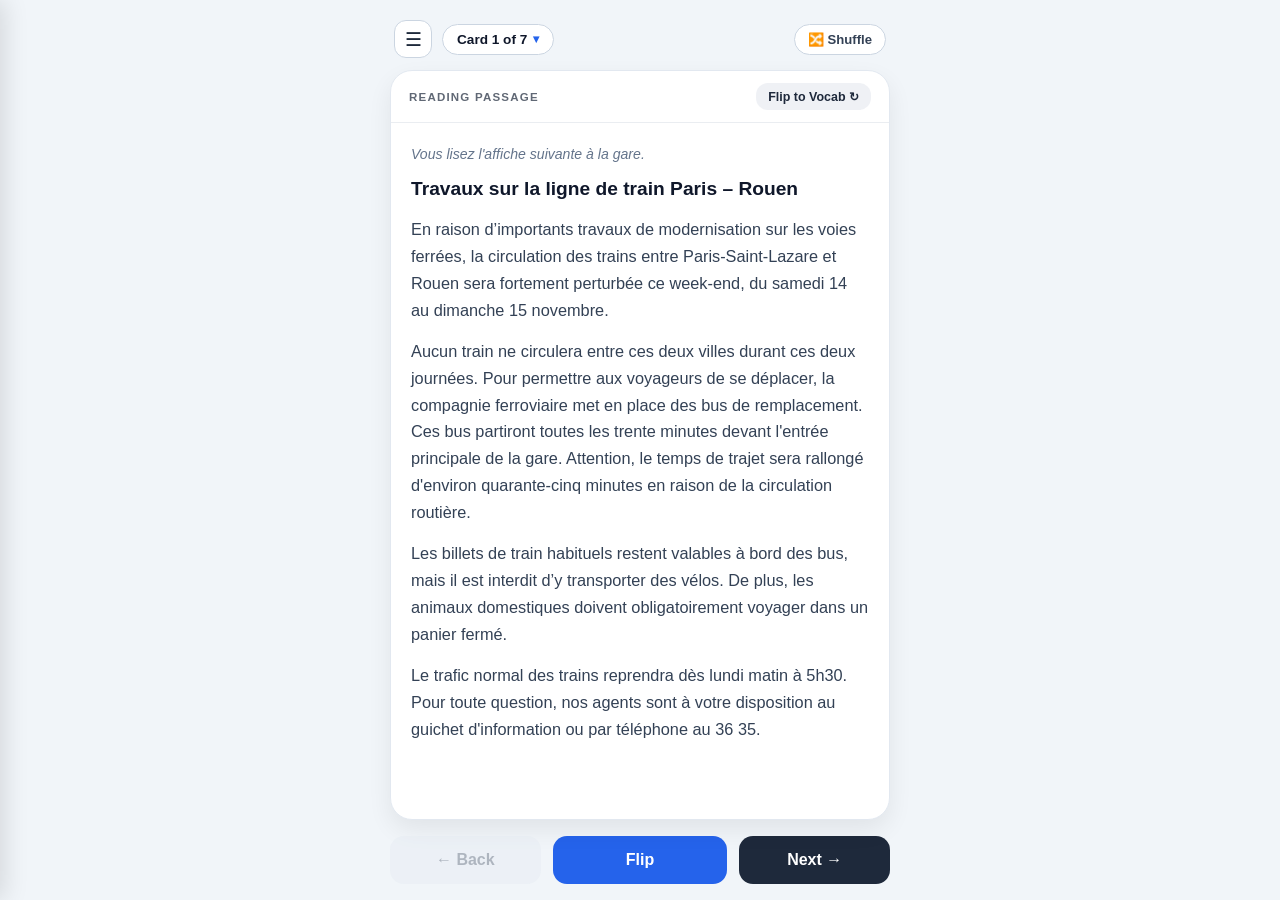
<file: index.html>
<!DOCTYPE html>
<html lang="fr">
<head>
  <meta charset="UTF-8">
  <meta name="viewport" content="width=device-width, initial-scale=1.0, maximum-scale=1.0, user-scalable=no">
  <title>Home – French Reading</title>
  <link rel="stylesheet" href="style.css?v=2">
</head>
<body>

  <!-- Slide-Out Navigation Drawer -->
  <div class="nav-overlay" id="nav-overlay" onclick="toggleMenu()"></div>
  <nav class="nav-drawer" id="nav-drawer">
    <div class="nav-drawer-header">
      <span class="nav-drawer-title">French Practice</span>
      <button class="close-menu-btn" onclick="toggleMenu()">✕</button>
    </div>
        <ul class="nav-links">
      <li><a href="index.html" class="nav-link">📖 Home (Reading)</a></li>
      <li><a href="listening.html" class="nav-link">🎧 Listening</a></li>
      <li><a href="speaking.html" class="nav-link">🗣️ Speaking</a></li>
      <li><a href="writing.html" class="nav-link">✍️ Writing</a></li>
      <li><a href="tcf-questions.html" class="nav-link">🎯 TCF Questions</a></li>
      <li><a href="daily-questions.html" class="nav-link">📅 Daily Questions</a></li>
    </ul>

  </nav>

  <!-- Invisible Backdrop to Close Dropdown When Tapping Outside -->
  <div class="popover-backdrop" id="popover-backdrop" onclick="closeTopicPopover()"></div>

  <!-- Top Bar + Anchored Dropdown Popover -->
  <div class="header">
    <div class="header-left">
      <button class="menu-btn" onclick="toggleMenu()" aria-label="Open menu">☰</button>
      <button class="topic-picker-btn" id="topic-picker-btn" onclick="toggleTopicPopover()" aria-label="Choose passage">
        <span id="counter">Loading...</span>
        <span class="topic-picker-arrow">▾</span>
      </button>
    </div>
    <button class="pill-btn" onclick="shuffleCards()">🔀 Shuffle</button>

    <!-- Dropdown Popover Anchored Right Below Header -->
    <div class="topic-popover" id="topic-popover">
      <div class="popover-search-wrap">
        <input type="text" class="popover-search-input" id="topic-search" placeholder="🔍 Search passage..." oninput="filterTopics(this.value)">
      </div>
      <ul class="popover-list" id="topic-list"></ul>
    </div>
  </div>

  <!-- Flashcard -->
  <div class="card-container">
    <div class="card" id="flashcard">
      
      <!-- FRONT: Passage -->
      <div class="card-face card-front">
        <div class="card-header">
          <span class="badge">Reading Passage</span>
          <button class="flip-trigger" onclick="flipCard()">Flip to Vocab ↻</button>
        </div>
        <div class="card-body" id="front-body">
          Loading passage...
        </div>
      </div>

      <!-- BACK: Vocabulary -->
      <div class="card-face card-back">
        <div class="card-header">
          <span class="badge">Vocabulary</span>
          <button class="flip-trigger" onclick="flipCard()">Flip to Text ↻</button>
        </div>
        <div class="card-body" id="back-body">
          Loading vocabulary...
        </div>
      </div>

    </div>
  </div>

  <!-- Bottom Controls -->
  <div class="controls">
    <button class="nav-btn btn-back" id="prev-btn" onclick="prevCard()">← Back</button>
    <button class="nav-btn btn-flip" onclick="flipCard()">Flip</button>
    <button class="nav-btn btn-next" id="next-btn" onclick="nextCard()">Next →</button>
  </div>

  <script>
    function toggleMenu() {
      closeTopicPopover();
      document.getElementById('nav-drawer').classList.toggle('open');
      document.getElementById('nav-overlay').classList.toggle('open');
    }

    let flashcards = [];
    let currentIndex = 0;

    const cardElement = document.getElementById('flashcard');
    const frontBody = document.getElementById('front-body');
    const backBody = document.getElementById('back-body');
    const counter = document.getElementById('counter');
    const prevBtn = document.getElementById('prev-btn');
    const nextBtn = document.getElementById('next-btn');

    const topicPickerBtn = document.getElementById('topic-picker-btn');
    const topicPopover = document.getElementById('topic-popover');
    const popoverBackdrop = document.getElementById('popover-backdrop');
    const topicList = document.getElementById('topic-list');
    const topicSearch = document.getElementById('topic-search');

    async function loadCards() {
      try {
        const response = await fetch(`data.json?t=${new Date().getTime()}`);
        if (!response.ok) throw new Error('Failed to load data.json');
        flashcards = await response.json();
        renderCard();
      } catch (error) {
        frontBody.innerHTML = `<p style="color:#dc2626;">Error loading <strong>data.json</strong>.</p>`;
        counter.textContent = '0 / 0';
        prevBtn.disabled = true;
        nextBtn.disabled = true;
      }
    }

    function renderCard() {
      if (flashcards.length === 0) return;

      cardElement.classList.remove('is-flipped');

      setTimeout(() => {
        const item = flashcards[currentIndex];

        let frontHTML = '';
        if (item.context) frontHTML += `<div class="passage-context">${item.context}</div>`;
        if (item.title) frontHTML += `<h2 class="passage-title">${item.title}</h2>`;
        if (Array.isArray(item.passage)) {
          frontHTML += item.passage.map(p => `<p class="passage-paragraph">${p}</p>`).join('');
        } else {
          frontHTML += `<p class="passage-paragraph">${item.passage}</p>`;
        }
        frontBody.innerHTML = frontHTML;
        frontBody.scrollTop = 0;

        const vocabItemsHTML = item.vocabulary.map(v => `
          <li class="vocab-item">
            <span class="vocab-term">${v.term}</span>
            <span class="vocab-def">${v.definition}</span>
          </li>
        `).join('');
        backBody.innerHTML = `<ul class="vocab-list">${vocabItemsHTML}</ul>`;
        backBody.scrollTop = 0;

        counter.textContent = `Card ${currentIndex + 1} of ${flashcards.length}`;
        prevBtn.disabled = currentIndex === 0;
        nextBtn.disabled = currentIndex === flashcards.length - 1;
      }, 120);
    }

    // Anchored Dropdown Popover Functions
    function toggleTopicPopover() {
      if (topicPopover.classList.contains('open')) {
        closeTopicPopover();
      } else {
        openTopicPopover();
      }
    }

    function openTopicPopover() {
      if (flashcards.length === 0) return;
      topicSearch.value = '';
      renderTopicList('');
      topicPopover.classList.add('open');
      popoverBackdrop.classList.add('open');
      topicPickerBtn.classList.add('open');

      setTimeout(() => {
        const activeEl = topicList.querySelector('.popover-item.active');
        if (activeEl) activeEl.scrollIntoView({ block: 'nearest' });
      }, 50);
    }

    function closeTopicPopover() {
      topicPopover.classList.remove('open');
      popoverBackdrop.classList.remove('open');
      topicPickerBtn.classList.remove('open');
    }

    function filterTopics(query) {
      renderTopicList(query.trim().toLowerCase());
    }

    function renderTopicList(query) {
      const itemsHTML = flashcards.map((item, idx) => {
        const title = item.title || `Card ${idx + 1}`;
        const context = item.context || '';
        const matches = !query ||
          title.toLowerCase().includes(query) ||
          context.toLowerCase().includes(query) ||
          String(idx + 1) === query;

        if (!matches) return '';

        return `
          <li class="popover-item ${idx === currentIndex ? 'active' : ''}" onclick="selectTopic(${idx})">
            <div class="popover-item-num">${idx + 1}</div>
            <div class="popover-item-info">
              <div class="popover-item-title">${title}</div>
              ${context ? `<div class="popover-item-sub">${context}</div>` : ''}
            </div>
          </li>
        `;
      }).join('');

      topicList.innerHTML = itemsHTML || `<li style="padding: 18px; text-align: center; color: #64748b; font-size: 0.9rem;">No matching passages found</li>`;
    }

    function selectTopic(index) {
      currentIndex = index;
      closeTopicPopover();
      renderCard();
    }

    function flipCard() {
      closeTopicPopover();
      cardElement.classList.toggle('is-flipped');
    }

    function nextCard() {
      closeTopicPopover();
      if (currentIndex < flashcards.length - 1) {
        currentIndex++;
        renderCard();
      }
    }

    function prevCard() {
      closeTopicPopover();
      if (currentIndex > 0) {
        currentIndex--;
        renderCard();
      }
    }

    function shuffleCards() {
      closeTopicPopover();
      if (flashcards.length <= 1) return;
      for (let i = flashcards.length - 1; i > 0; i--) {
        const j = Math.floor(Math.random() * (i + 1));
        [flashcards[i], flashcards[j]] = [flashcards[j], flashcards[i]];
      }
      currentIndex = 0;
      renderCard();
    }

    loadCards();
  </script>
</body>
</html>
</file>
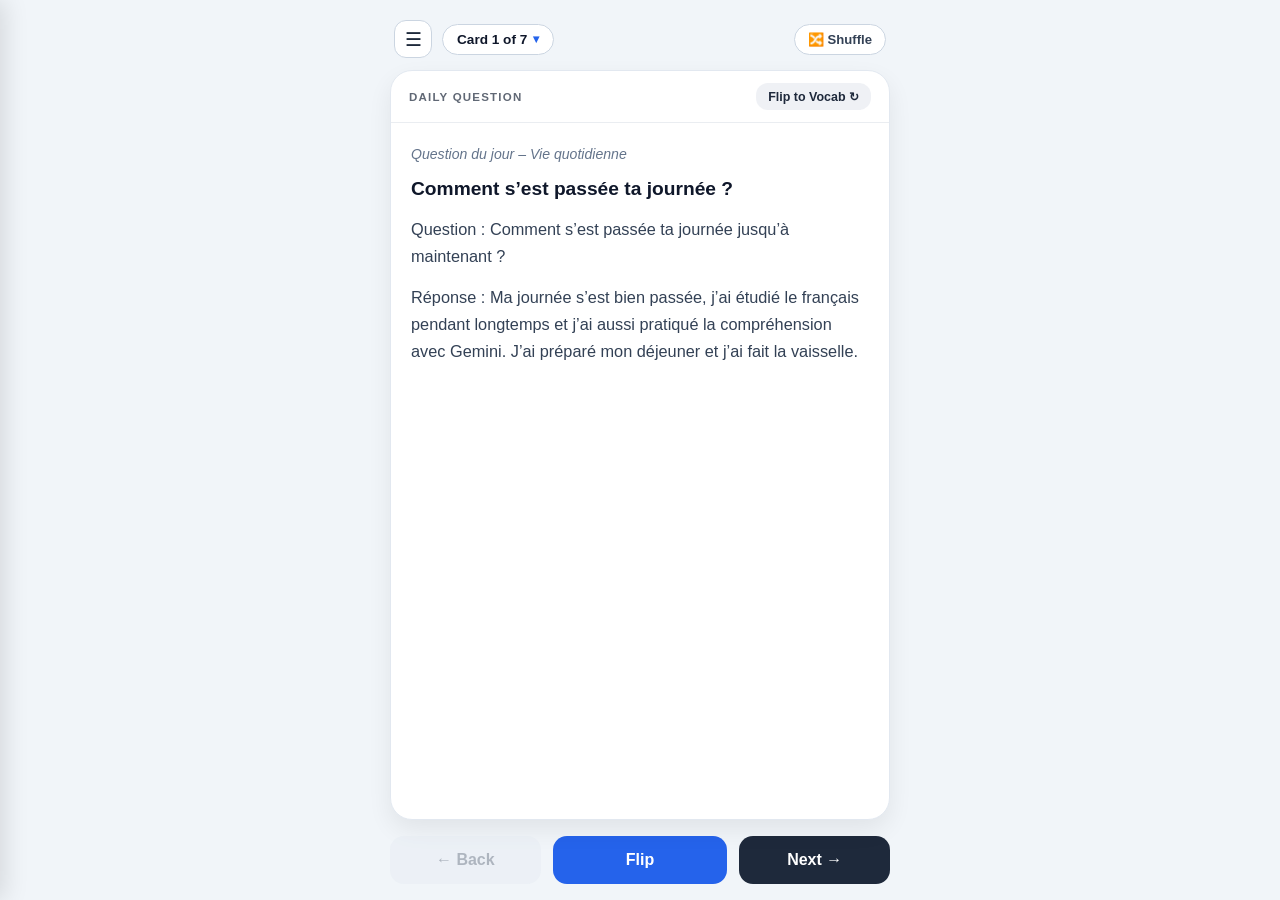
<file: daily-questions.html>
<!DOCTYPE html>
<html lang="fr">
<head>
  <meta charset="UTF-8">
  <meta name="viewport" content="width=device-width, initial-scale=1.0, maximum-scale=1.0, user-scalable=no">
  <title>Daily Questions – French Practice</title>
  <link rel="stylesheet" href="style.css?v=3">
</head>
<body>

  <!-- Slide-Out Navigation Drawer -->
  <div class="nav-overlay" id="nav-overlay" onclick="toggleMenu()"></div>
  <nav class="nav-drawer" id="nav-drawer">
    <div class="nav-drawer-header">
      <span class="nav-drawer-title">French Practice</span>
      <button class="close-menu-btn" onclick="toggleMenu()">✕</button>
    </div>
    <ul class="nav-links">
      <li><a href="index.html" class="nav-link">📖 Home (Reading)</a></li>
      <li><a href="listening.html" class="nav-link">🎧 Listening</a></li>
      <li><a href="speaking.html" class="nav-link">🗣️ Speaking</a></li>
      <li><a href="writing.html" class="nav-link">✍️ Writing</a></li>
      <li><a href="tcf-questions.html" class="nav-link">🎯 TCF Questions</a></li>
      <li><a href="daily-questions.html" class="nav-link active">📅 Daily Questions</a></li>
    </ul>
  </nav>

  <!-- Invisible Backdrop to Close Dropdown When Tapping Outside -->
  <div class="popover-backdrop" id="popover-backdrop" onclick="closeTopicPopover()"></div>

  <!-- Top Bar + Anchored Dropdown Popover -->
  <div class="header">
    <div class="header-left">
      <button class="menu-btn" onclick="toggleMenu()" aria-label="Open menu">☰</button>
      <button class="topic-picker-btn" id="topic-picker-btn" onclick="toggleTopicPopover()" aria-label="Choose daily question">
        <span id="counter">Loading...</span>
        <span class="topic-picker-arrow">▾</span>
      </button>
    </div>
    <button class="pill-btn" onclick="shuffleCards()">🔀 Shuffle</button>

    <!-- Dropdown Popover Anchored Right Below Header -->
    <div class="topic-popover" id="topic-popover">
      <div class="popover-search-wrap">
        <input type="text" class="popover-search-input" id="topic-search" placeholder="🔍 Search daily question..." oninput="filterTopics(this.value)">
      </div>
      <ul class="popover-list" id="topic-list"></ul>
    </div>
  </div>

  <!-- Flashcard -->
  <div class="card-container">
    <div class="card" id="flashcard">
      
      <!-- FRONT: Daily Question -->
      <div class="card-face card-front">
        <div class="card-header">
          <span class="badge">Daily Question</span>
          <button class="flip-trigger" onclick="flipCard()">Flip to Vocab ↻</button>
        </div>
        <div class="card-body" id="front-body">
          Loading daily question...
        </div>
      </div>

      <!-- BACK: Vocabulary -->
      <div class="card-face card-back">
        <div class="card-header">
          <span class="badge">Vocabulary</span>
          <button class="flip-trigger" onclick="flipCard()">Flip to Question ↻</button>
        </div>
        <div class="card-body" id="back-body">
          Loading vocabulary...
        </div>
      </div>

    </div>
  </div>

  <!-- Bottom Controls -->
  <div class="controls">
    <button class="nav-btn btn-back" id="prev-btn" onclick="prevCard()">← Back</button>
    <button class="nav-btn btn-flip" onclick="flipCard()">Flip</button>
    <button class="nav-btn btn-next" id="next-btn" onclick="nextCard()">Next →</button>
  </div>

  <script>
    function toggleMenu() {
      closeTopicPopover();
      document.getElementById('nav-drawer').classList.toggle('open');
      document.getElementById('nav-overlay').classList.toggle('open');
    }

    let flashcards = [];
    let currentIndex = 0;

    const cardElement = document.getElementById('flashcard');
    const frontBody = document.getElementById('front-body');
    const backBody = document.getElementById('back-body');
    const counter = document.getElementById('counter');
    const prevBtn = document.getElementById('prev-btn');
    const nextBtn = document.getElementById('next-btn');

    const topicPickerBtn = document.getElementById('topic-picker-btn');
    const topicPopover = document.getElementById('topic-popover');
    const popoverBackdrop = document.getElementById('popover-backdrop');
    const topicList = document.getElementById('topic-list');
    const topicSearch = document.getElementById('topic-search');

    async function loadCards() {
      try {
        const response = await fetch(`daily-data.json?t=${new Date().getTime()}`);
        if (!response.ok) throw new Error('Failed to load daily-data.json');
        flashcards = await response.json();
        renderCard();
      } catch (error) {
        frontBody.innerHTML = `<p style="color:#dc2626;">Error loading <strong>daily-data.json</strong>.</p>`;
        counter.textContent = '0 / 0';
        prevBtn.disabled = true;
        nextBtn.disabled = true;
      }
    }

    function renderCard() {
      if (flashcards.length === 0) return;

      cardElement.classList.remove('is-flipped');

      setTimeout(() => {
        const item = flashcards[currentIndex];

        let frontHTML = '';
        if (item.context) frontHTML += `<div class="passage-context">${item.context}</div>`;
        if (item.title) frontHTML += `<h2 class="passage-title">${item.title}</h2>`;
        if (Array.isArray(item.passage)) {
          frontHTML += item.passage.map(p => `<p class="passage-paragraph">${p}</p>`).join('');
        } else {
          frontHTML += `<p class="passage-paragraph">${item.passage}</p>`;
        }
        frontBody.innerHTML = frontHTML;
        frontBody.scrollTop = 0;

        const vocabItemsHTML = item.vocabulary.map(v => `
          <li class="vocab-item">
            <span class="vocab-term">${v.term}</span>
            <span class="vocab-def">${v.definition}</span>
          </li>
        `).join('');
        backBody.innerHTML = `<ul class="vocab-list">${vocabItemsHTML}</ul>`;
        backBody.scrollTop = 0;

        counter.textContent = `Card ${currentIndex + 1} of ${flashcards.length}`;
        prevBtn.disabled = currentIndex === 0;
        nextBtn.disabled = currentIndex === flashcards.length - 1;
      }, 120);
    }

    // Anchored Dropdown Popover Functions
    function toggleTopicPopover() {
      if (topicPopover.classList.contains('open')) {
        closeTopicPopover();
      } else {
        openTopicPopover();
      }
    }

    function openTopicPopover() {
      if (flashcards.length === 0) return;
      topicSearch.value = '';
      renderTopicList('');
      topicPopover.classList.add('open');
      popoverBackdrop.classList.add('open');
      topicPickerBtn.classList.add('open');

      setTimeout(() => {
        const activeEl = topicList.querySelector('.popover-item.active');
        if (activeEl) activeEl.scrollIntoView({ block: 'nearest' });
      }, 50);
    }

    function closeTopicPopover() {
      topicPopover.classList.remove('open');
      popoverBackdrop.classList.remove('open');
      topicPickerBtn.classList.remove('open');
    }

    function filterTopics(query) {
      renderTopicList(query.trim().toLowerCase());
    }

    function renderTopicList(query) {
      const itemsHTML = flashcards.map((item, idx) => {
        const title = item.title || `Card ${idx + 1}`;
        const context = item.context || '';
        const matches = !query ||
          title.toLowerCase().includes(query) ||
          context.toLowerCase().includes(query) ||
          String(idx + 1) === query;

        if (!matches) return '';

        return `
          <li class="popover-item ${idx === currentIndex ? 'active' : ''}" onclick="selectTopic(${idx})">
            <div class="popover-item-num">${idx + 1}</div>
            <div class="popover-item-info">
              <div class="popover-item-title">${title}</div>
              ${context ? `<div class="popover-item-sub">${context}</div>` : ''}
            </div>
          </li>
        `;
      }).join('');

      topicList.innerHTML = itemsHTML || `<li style="padding: 18px; text-align: center; color: #64748b; font-size: 0.9rem;">No matching questions found</li>`;
    }

    function selectTopic(index) {
      currentIndex = index;
      closeTopicPopover();
      renderCard();
    }

    function flipCard() {
      closeTopicPopover();
      cardElement.classList.toggle('is-flipped');
    }

    function nextCard() {
      closeTopicPopover();
      if (currentIndex < flashcards.length - 1) {
        currentIndex++;
        renderCard();
      }
    }

    function prevCard() {
      closeTopicPopover();
      if (currentIndex > 0) {
        currentIndex--;
        renderCard();
      }
    }

    function shuffleCards() {
      closeTopicPopover();
      if (flashcards.length <= 1) return;
      for (let i = flashcards.length - 1; i > 0; i--) {
        const j = Math.floor(Math.random() * (i + 1));
        [flashcards[i], flashcards[j]] = [flashcards[j], flashcards[i]];
      }
      currentIndex = 0;
      renderCard();
    }

    loadCards();
  </script>
</body>
</html>
</file>
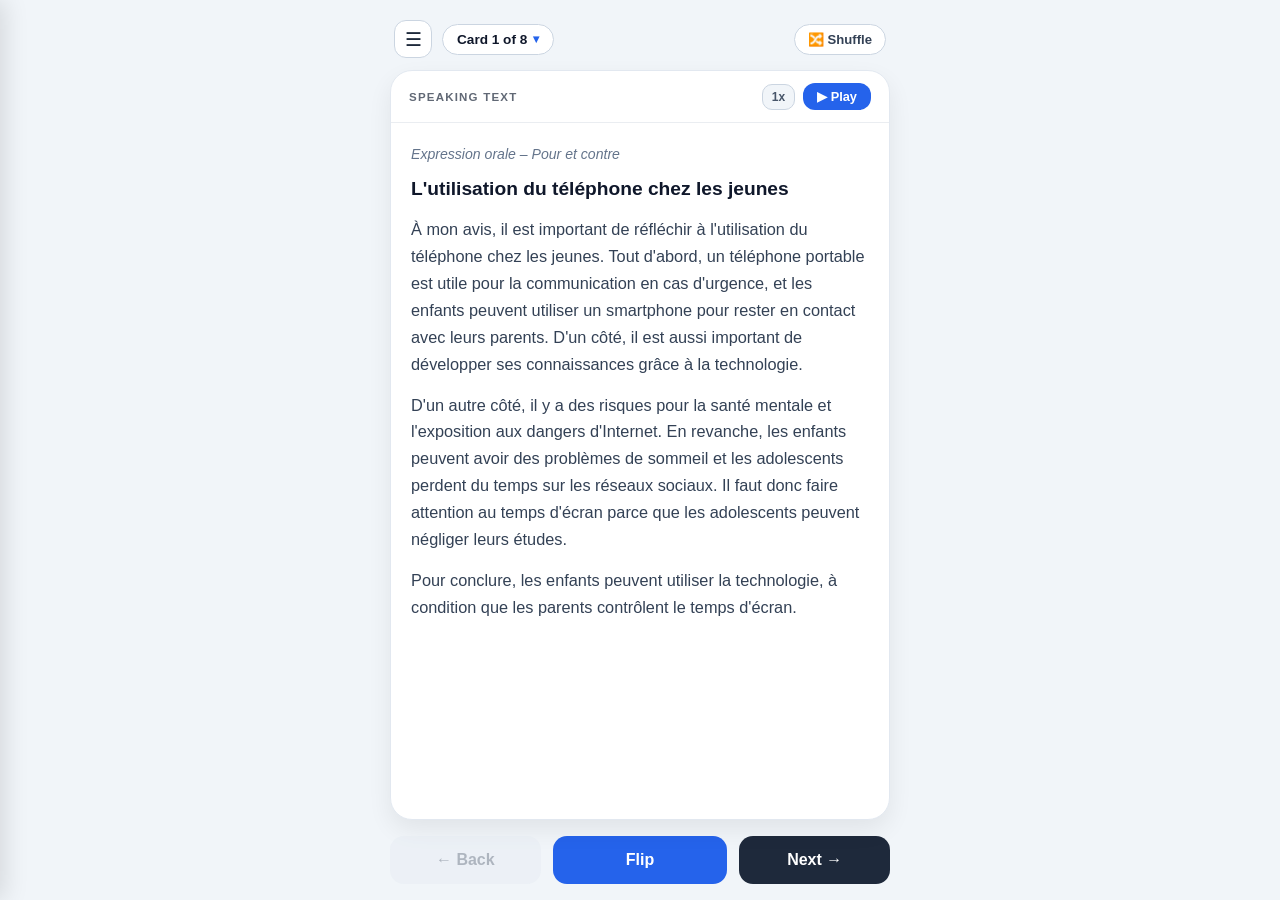
<file: speaking.html>
<!DOCTYPE html>
<html lang="fr">
<head>
  <meta charset="UTF-8">
  <meta name="viewport" content="width=device-width, initial-scale=1.0, maximum-scale=1.0, user-scalable=no">
  <title>Speaking – French Practice</title>
  <link rel="stylesheet" href="style.css?v=2">
</head>
<body>

  <!-- Slide-Out Navigation Drawer -->
  <div class="nav-overlay" id="nav-overlay" onclick="toggleMenu()"></div>
  <nav class="nav-drawer" id="nav-drawer">
    <div class="nav-drawer-header">
      <span class="nav-drawer-title">French Practice</span>
      <button class="close-menu-btn" onclick="toggleMenu()">✕</button>
    </div>
        <ul class="nav-links">
      <li><a href="index.html" class="nav-link">📖 Home (Reading)</a></li>
      <li><a href="listening.html" class="nav-link">🎧 Listening</a></li>
      <li><a href="speaking.html" class="nav-link">🗣️ Speaking</a></li>
      <li><a href="writing.html" class="nav-link">✍️ Writing</a></li>
      <li><a href="tcf-questions.html" class="nav-link">🎯 TCF Questions</a></li>
      <li><a href="daily-questions.html" class="nav-link">📅 Daily Questions</a></li>
    </ul>

  </nav>

  <!-- Invisible Backdrop to Close Dropdown When Tapping Outside -->
  <div class="popover-backdrop" id="popover-backdrop" onclick="closeTopicPopover()"></div>

  <!-- Top Bar + Anchored Dropdown Popover -->
  <div class="header">
    <div class="header-left">
      <button class="menu-btn" onclick="toggleMenu()" aria-label="Open menu">☰</button>
      <button class="topic-picker-btn" id="topic-picker-btn" onclick="toggleTopicPopover()" aria-label="Choose topic">
        <span id="counter">Loading...</span>
        <span class="topic-picker-arrow">▾</span>
      </button>
    </div>
    <button class="pill-btn" onclick="shuffleCards()">🔀 Shuffle</button>

    <!-- Dropdown Popover Anchored Right Below Header -->
    <div class="topic-popover" id="topic-popover">
      <div class="popover-search-wrap">
        <input type="text" class="popover-search-input" id="topic-search" placeholder="🔍 Search topic..." oninput="filterTopics(this.value)">
      </div>
      <ul class="popover-list" id="topic-list"></ul>
    </div>
  </div>

  <!-- Flashcard -->
  <div class="card-container">
    <div class="card" id="flashcard">
      
      <!-- FRONT: Speaking Text + Play Button -->
      <div class="card-face card-front">
        <div class="card-header">
          <span class="badge">Speaking Text</span>
          <div class="card-header-actions">
            <button class="speed-trigger" id="speed-btn" onclick="toggleSpeed()">1x</button>
            <button class="play-trigger" id="play-btn" onclick="toggleAudio()">▶ Play</button>
          </div>
        </div>
        <div class="card-body" id="front-body">
          Loading speaking prompt...
        </div>
      </div>

      <!-- BACK: Vocabulary -->
      <div class="card-face card-back">
        <div class="card-header">
          <span class="badge">Vocabulary</span>
          <button class="flip-trigger" onclick="flipCard()">Flip to Text ↻</button>
        </div>
        <div class="card-body" id="back-body">
          Loading vocabulary...
        </div>
      </div>

    </div>
  </div>

  <!-- Bottom Controls -->
  <div class="controls">
    <button class="nav-btn btn-back" id="prev-btn" onclick="prevCard()">← Back</button>
    <button class="nav-btn btn-flip" onclick="flipCard()">Flip</button>
    <button class="nav-btn btn-next" id="next-btn" onclick="nextCard()">Next →</button>
  </div>

  <script>
    function toggleMenu() {
      stopAudio();
      closeTopicPopover();
      document.getElementById('nav-drawer').classList.toggle('open');
      document.getElementById('nav-overlay').classList.toggle('open');
    }

    let flashcards = [];
    let currentIndex = 0;
    let isPlaying = false;
    let playbackRate = 1.0;
    const audioPlayer = new Audio();

    const cardElement = document.getElementById('flashcard');
    const frontBody = document.getElementById('front-body');
    const backBody = document.getElementById('back-body');
    const counter = document.getElementById('counter');
    const prevBtn = document.getElementById('prev-btn');
    const nextBtn = document.getElementById('next-btn');
    const playBtn = document.getElementById('play-btn');
    const speedBtn = document.getElementById('speed-btn');

    const topicPickerBtn = document.getElementById('topic-picker-btn');
    const topicPopover = document.getElementById('topic-popover');
    const popoverBackdrop = document.getElementById('popover-backdrop');
    const topicList = document.getElementById('topic-list');
    const topicSearch = document.getElementById('topic-search');

    audioPlayer.addEventListener('ended', () => {
      isPlaying = false;
      updatePlayButton();
    });

    audioPlayer.addEventListener('error', () => {
      isPlaying = false;
      updatePlayButton();
      alert('Could not load the audio file. Check the path in speaking-data.json.');
    });

    async function loadCards() {
      try {
        const response = await fetch(`speaking-data.json?t=${new Date().getTime()}`);
        if (!response.ok) throw new Error('Failed to load speaking-data.json');
        flashcards = await response.json();
        renderCard();
      } catch (error) {
        frontBody.innerHTML = `<p style="color:#dc2626;">Error loading <strong>speaking-data.json</strong>.</p>`;
        counter.textContent = '0 / 0';
        prevBtn.disabled = true;
        nextBtn.disabled = true;
      }
    }

    function renderCard() {
      if (flashcards.length === 0) return;

      stopAudio();
      cardElement.classList.remove('is-flipped');

      setTimeout(() => {
        const item = flashcards[currentIndex];

        let frontHTML = '';
        if (item.context) frontHTML += `<div class="passage-context">${item.context}</div>`;
        if (item.title) frontHTML += `<h2 class="passage-title">${item.title}</h2>`;
        if (Array.isArray(item.passage)) {
          frontHTML += item.passage.map(p => `<p class="passage-paragraph">${p}</p>`).join('');
        } else {
          frontHTML += `<p class="passage-paragraph">${item.passage}</p>`;
        }
        frontBody.innerHTML = frontHTML;
        frontBody.scrollTop = 0;

        const vocabItemsHTML = item.vocabulary.map(v => `
          <li class="vocab-item">
            <span class="vocab-term">${v.term}</span>
            <span class="vocab-def">${v.definition}</span>
          </li>
        `).join('');
        backBody.innerHTML = `<ul class="vocab-list">${vocabItemsHTML}</ul>`;
        backBody.scrollTop = 0;

        counter.textContent = `Card ${currentIndex + 1} of ${flashcards.length}`;
        prevBtn.disabled = currentIndex === 0;
        nextBtn.disabled = currentIndex === flashcards.length - 1;
      }, 120);
    }

    // Anchored Dropdown Popover Functions
    function toggleTopicPopover() {
      if (topicPopover.classList.contains('open')) {
        closeTopicPopover();
      } else {
        openTopicPopover();
      }
    }

    function openTopicPopover() {
      if (flashcards.length === 0) return;
      topicSearch.value = '';
      renderTopicList('');
      topicPopover.classList.add('open');
      popoverBackdrop.classList.add('open');
      topicPickerBtn.classList.add('open');

      setTimeout(() => {
        const activeEl = topicList.querySelector('.popover-item.active');
        if (activeEl) activeEl.scrollIntoView({ block: 'nearest' });
      }, 50);
    }

    function closeTopicPopover() {
      topicPopover.classList.remove('open');
      popoverBackdrop.classList.remove('open');
      topicPickerBtn.classList.remove('open');
    }

    function filterTopics(query) {
      renderTopicList(query.trim().toLowerCase());
    }

    function renderTopicList(query) {
      const itemsHTML = flashcards.map((item, idx) => {
        const title = item.title || `Card ${idx + 1}`;
        const context = item.context || '';
        const matches = !query ||
          title.toLowerCase().includes(query) ||
          context.toLowerCase().includes(query) ||
          String(idx + 1) === query;

        if (!matches) return '';

        return `
          <li class="popover-item ${idx === currentIndex ? 'active' : ''}" onclick="selectTopic(${idx})">
            <div class="popover-item-num">${idx + 1}</div>
            <div class="popover-item-info">
              <div class="popover-item-title">${title}</div>
              ${context ? `<div class="popover-item-sub">${context}</div>` : ''}
            </div>
          </li>
        `;
      }).join('');

      topicList.innerHTML = itemsHTML || `<li style="padding: 18px; text-align: center; color: #64748b; font-size: 0.9rem;">No matching topics found</li>`;
    }

    function selectTopic(index) {
      currentIndex = index;
      closeTopicPopover();
      renderCard();
    }

    function toggleAudio() {
      if (isPlaying) {
        stopAudio();
      } else {
        startAudio();
      }
    }

    function startAudio() {
      const item = flashcards[currentIndex];
      if (!item) return;

      if (item.audio) {
        audioPlayer.src = encodeURI(item.audio);
        audioPlayer.playbackRate = playbackRate;
        audioPlayer.play()
          .then(() => {
            isPlaying = true;
            updatePlayButton();
          })
          .catch(() => {
            isPlaying = false;
            updatePlayButton();
          });
        return;
      }

      if (!('speechSynthesis' in window)) return;
      window.speechSynthesis.cancel();

      const parts = [];
      if (item.title) parts.push(item.title);
      if (Array.isArray(item.passage)) parts.push(...item.passage);
      else if (item.passage) parts.push(item.passage);

      const utterance = new SpeechSynthesisUtterance(parts.join('. '));
      utterance.lang = 'fr-FR';
      utterance.rate = playbackRate;

      const voices = window.speechSynthesis.getVoices();
      const frenchVoice = voices.find(v => v.lang.startsWith('fr'));
      if (frenchVoice) utterance.voice = frenchVoice;

      utterance.onend = () => { isPlaying = false; updatePlayButton(); };
      utterance.onerror = () => { isPlaying = false; updatePlayButton(); };

      isPlaying = true;
      updatePlayButton();
      window.speechSynthesis.speak(utterance);
    }

    function stopAudio() {
      audioPlayer.pause();
      audioPlayer.currentTime = 0;
      if ('speechSynthesis' in window) {
        window.speechSynthesis.cancel();
      }
      isPlaying = false;
      updatePlayButton();
    }

    function updatePlayButton() {
      if (isPlaying) {
        playBtn.textContent = '⏹ Stop';
        playBtn.classList.add('is-playing');
      } else {
        playBtn.textContent = '▶ Play';
        playBtn.classList.remove('is-playing');
      }
    }

    function toggleSpeed() {
      playbackRate = playbackRate === 1.0 ? 0.85 : 1.0;
      speedBtn.textContent = playbackRate === 1.0 ? '1x' : '0.85x';
      audioPlayer.playbackRate = playbackRate;
    }

    function flipCard() {
      closeTopicPopover();
      stopAudio();
      cardElement.classList.toggle('is-flipped');
    }

    function nextCard() {
      closeTopicPopover();
      if (currentIndex < flashcards.length - 1) {
        currentIndex++;
        renderCard();
      }
    }

    function prevCard() {
      closeTopicPopover();
      if (currentIndex > 0) {
        currentIndex--;
        renderCard();
      }
    }

    function shuffleCards() {
      closeTopicPopover();
      if (flashcards.length <= 1) return;
      for (let i = flashcards.length - 1; i > 0; i--) {
        const j = Math.floor(Math.random() * (i + 1));
        [flashcards[i], flashcards[j]] = [flashcards[j], flashcards[i]];
      }
      currentIndex = 0;
      renderCard();
    }

    if ('speechSynthesis' in window) {
      window.speechSynthesis.onvoiceschanged = () => window.speechSynthesis.getVoices();
    }

    window.addEventListener('beforeunload', stopAudio);

    loadCards();
  </script>
</body>
</html>
</file>
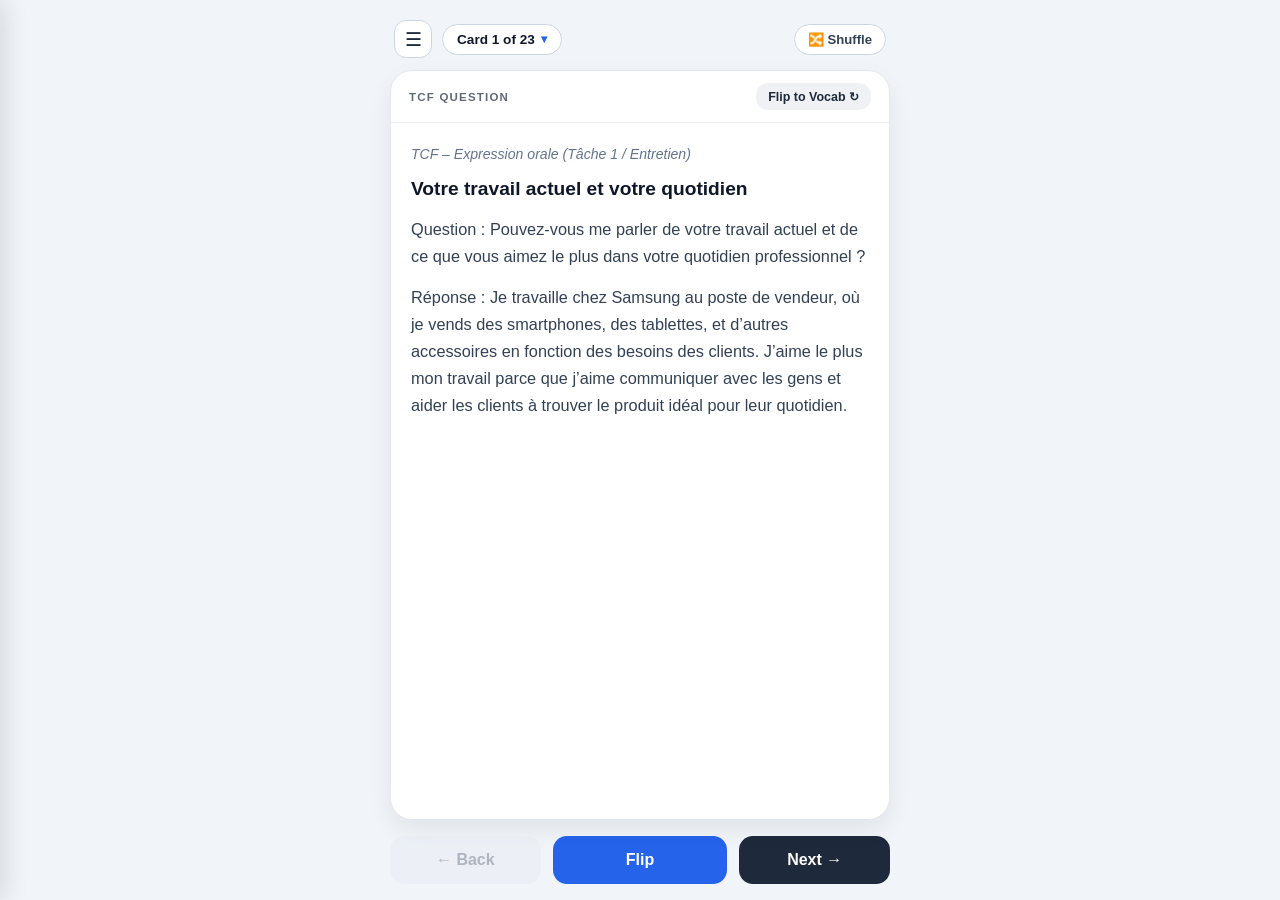
<file: tcf-questions.html>
<!DOCTYPE html>
<html lang="fr">
<head>
  <meta charset="UTF-8">
  <meta name="viewport" content="width=device-width, initial-scale=1.0, maximum-scale=1.0, user-scalable=no">
  <title>TCF Questions – French Practice</title>
  <link rel="stylesheet" href="style.css?v=3">
</head>
<body>

  <!-- Slide-Out Navigation Drawer -->
  <div class="nav-overlay" id="nav-overlay" onclick="toggleMenu()"></div>
  <nav class="nav-drawer" id="nav-drawer">
    <div class="nav-drawer-header">
      <span class="nav-drawer-title">French Practice</span>
      <button class="close-menu-btn" onclick="toggleMenu()">✕</button>
    </div>
    <ul class="nav-links">
      <li><a href="index.html" class="nav-link">📖 Home (Reading)</a></li>
      <li><a href="listening.html" class="nav-link">🎧 Listening</a></li>
      <li><a href="speaking.html" class="nav-link">🗣️ Speaking</a></li>
      <li><a href="writing.html" class="nav-link">✍️ Writing</a></li>
      <li><a href="tcf-questions.html" class="nav-link active">🎯 TCF Questions</a></li>
      <li><a href="daily-questions.html" class="nav-link">📅 Daily Questions</a></li>
    </ul>
  </nav>

  <!-- Invisible Backdrop to Close Dropdown When Tapping Outside -->
  <div class="popover-backdrop" id="popover-backdrop" onclick="closeTopicPopover()"></div>

  <!-- Top Bar + Anchored Dropdown Popover -->
  <div class="header">
    <div class="header-left">
      <button class="menu-btn" onclick="toggleMenu()" aria-label="Open menu">☰</button>
      <button class="topic-picker-btn" id="topic-picker-btn" onclick="toggleTopicPopover()" aria-label="Choose question">
        <span id="counter">Loading...</span>
        <span class="topic-picker-arrow">▾</span>
      </button>
    </div>
    <button class="pill-btn" onclick="shuffleCards()">🔀 Shuffle</button>

    <!-- Dropdown Popover Anchored Right Below Header -->
    <div class="topic-popover" id="topic-popover">
      <div class="popover-search-wrap">
        <input type="text" class="popover-search-input" id="topic-search" placeholder="🔍 Search TCF question..." oninput="filterTopics(this.value)">
      </div>
      <ul class="popover-list" id="topic-list"></ul>
    </div>
  </div>

  <!-- Flashcard -->
  <div class="card-container">
    <div class="card" id="flashcard">
      
      <!-- FRONT: TCF Question / Prompt -->
      <div class="card-face card-front">
        <div class="card-header">
          <span class="badge">TCF Question</span>
          <button class="flip-trigger" onclick="flipCard()">Flip to Vocab ↻</button>
        </div>
        <div class="card-body" id="front-body">
          Loading TCF question...
        </div>
      </div>

      <!-- BACK: Vocabulary -->
      <div class="card-face card-back">
        <div class="card-header">
          <span class="badge">Vocabulary</span>
          <button class="flip-trigger" onclick="flipCard()">Flip to Question ↻</button>
        </div>
        <div class="card-body" id="back-body">
          Loading vocabulary...
        </div>
      </div>

    </div>
  </div>

  <!-- Bottom Controls -->
  <div class="controls">
    <button class="nav-btn btn-back" id="prev-btn" onclick="prevCard()">← Back</button>
    <button class="nav-btn btn-flip" onclick="flipCard()">Flip</button>
    <button class="nav-btn btn-next" id="next-btn" onclick="nextCard()">Next →</button>
  </div>

  <script>
    function toggleMenu() {
      closeTopicPopover();
      document.getElementById('nav-drawer').classList.toggle('open');
      document.getElementById('nav-overlay').classList.toggle('open');
    }

    let flashcards = [];
    let currentIndex = 0;

    const cardElement = document.getElementById('flashcard');
    const frontBody = document.getElementById('front-body');
    const backBody = document.getElementById('back-body');
    const counter = document.getElementById('counter');
    const prevBtn = document.getElementById('prev-btn');
    const nextBtn = document.getElementById('next-btn');

    const topicPickerBtn = document.getElementById('topic-picker-btn');
    const topicPopover = document.getElementById('topic-popover');
    const popoverBackdrop = document.getElementById('popover-backdrop');
    const topicList = document.getElementById('topic-list');
    const topicSearch = document.getElementById('topic-search');

    async function loadCards() {
      try {
        const response = await fetch(`tcf-data.json?t=${new Date().getTime()}`);
        if (!response.ok) throw new Error('Failed to load tcf-data.json');
        flashcards = await response.json();
        renderCard();
      } catch (error) {
        frontBody.innerHTML = `<p style="color:#dc2626;">Error loading <strong>tcf-data.json</strong>.</p>`;
        counter.textContent = '0 / 0';
        prevBtn.disabled = true;
        nextBtn.disabled = true;
      }
    }

    function renderCard() {
      if (flashcards.length === 0) return;

      cardElement.classList.remove('is-flipped');

      setTimeout(() => {
        const item = flashcards[currentIndex];

        let frontHTML = '';
        if (item.context) frontHTML += `<div class="passage-context">${item.context}</div>`;
        if (item.title) frontHTML += `<h2 class="passage-title">${item.title}</h2>`;
        if (Array.isArray(item.passage)) {
          frontHTML += item.passage.map(p => `<p class="passage-paragraph">${p}</p>`).join('');
        } else {
          frontHTML += `<p class="passage-paragraph">${item.passage}</p>`;
        }
        frontBody.innerHTML = frontHTML;
        frontBody.scrollTop = 0;

        const vocabItemsHTML = item.vocabulary.map(v => `
          <li class="vocab-item">
            <span class="vocab-term">${v.term}</span>
            <span class="vocab-def">${v.definition}</span>
          </li>
        `).join('');
        backBody.innerHTML = `<ul class="vocab-list">${vocabItemsHTML}</ul>`;
        backBody.scrollTop = 0;

        counter.textContent = `Card ${currentIndex + 1} of ${flashcards.length}`;
        prevBtn.disabled = currentIndex === 0;
        nextBtn.disabled = currentIndex === flashcards.length - 1;
      }, 120);
    }

    // Anchored Dropdown Popover Functions
    function toggleTopicPopover() {
      if (topicPopover.classList.contains('open')) {
        closeTopicPopover();
      } else {
        openTopicPopover();
      }
    }

    function openTopicPopover() {
      if (flashcards.length === 0) return;
      topicSearch.value = '';
      renderTopicList('');
      topicPopover.classList.add('open');
      popoverBackdrop.classList.add('open');
      topicPickerBtn.classList.add('open');

      setTimeout(() => {
        const activeEl = topicList.querySelector('.popover-item.active');
        if (activeEl) activeEl.scrollIntoView({ block: 'nearest' });
      }, 50);
    }

    function closeTopicPopover() {
      topicPopover.classList.remove('open');
      popoverBackdrop.classList.remove('open');
      topicPickerBtn.classList.remove('open');
    }

    function filterTopics(query) {
      renderTopicList(query.trim().toLowerCase());
    }

    function renderTopicList(query) {
      const itemsHTML = flashcards.map((item, idx) => {
        const title = item.title || `Card ${idx + 1}`;
        const context = item.context || '';
        const matches = !query ||
          title.toLowerCase().includes(query) ||
          context.toLowerCase().includes(query) ||
          String(idx + 1) === query;

        if (!matches) return '';

        return `
          <li class="popover-item ${idx === currentIndex ? 'active' : ''}" onclick="selectTopic(${idx})">
            <div class="popover-item-num">${idx + 1}</div>
            <div class="popover-item-info">
              <div class="popover-item-title">${title}</div>
              ${context ? `<div class="popover-item-sub">${context}</div>` : ''}
            </div>
          </li>
        `;
      }).join('');

      topicList.innerHTML = itemsHTML || `<li style="padding: 18px; text-align: center; color: #64748b; font-size: 0.9rem;">No matching questions found</li>`;
    }

    function selectTopic(index) {
      currentIndex = index;
      closeTopicPopover();
      renderCard();
    }

    function flipCard() {
      closeTopicPopover();
      cardElement.classList.toggle('is-flipped');
    }

    function nextCard() {
      closeTopicPopover();
      if (currentIndex < flashcards.length - 1) {
        currentIndex++;
        renderCard();
      }
    }

    function prevCard() {
      closeTopicPopover();
      if (currentIndex > 0) {
        currentIndex--;
        renderCard();
      }
    }

    function shuffleCards() {
      closeTopicPopover();
      if (flashcards.length <= 1) return;
      for (let i = flashcards.length - 1; i > 0; i--) {
        const j = Math.floor(Math.random() * (i + 1));
        [flashcards[i], flashcards[j]] = [flashcards[j], flashcards[i]];
      }
      currentIndex = 0;
      renderCard();
    }

    loadCards();
  </script>
</body>
</html>
</file>
<file: style.css>
* {
  box-sizing: border-box;
  margin: 0;
  padding: 0;
  font-family: -apple-system, BlinkMacSystemFont, "Segoe UI", Roboto, Helvetica, Arial, sans-serif;
}

body {
  background-color: #f1f5f9;
  color: #1e293b;
  display: flex;
  flex-direction: column;
  justify-content: space-between;
  align-items: center;
  height: 100dvh;
  padding: 16px;
  overflow: hidden;
}

/* Top Bar */
.header {
  position: relative;
  width: 100%;
  max-width: 500px;
  display: flex;
  justify-content: space-between;
  align-items: center;
  padding: 4px 4px 12px;
  font-size: 0.9rem;
  font-weight: 600;
  color: #64748b;
  z-index: 60;
}

.header-left {
  display: flex;
  align-items: center;
  gap: 10px;
}

.menu-btn {
  background: #ffffff;
  border: 1px solid #cbd5e1;
  width: 38px;
  height: 38px;
  border-radius: 12px;
  font-size: 1.2rem;
  color: #1e293b;
  display: flex;
  align-items: center;
  justify-content: center;
  cursor: pointer;
  flex-shrink: 0;
}

.menu-btn:active {
  background-color: #e2e8f0;
}

/* Clickable Topic Selector Pill */
.topic-picker-btn {
  background: #ffffff;
  border: 1px solid #cbd5e1;
  padding: 7px 14px;
  border-radius: 20px;
  font-size: 0.85rem;
  font-weight: 700;
  color: #0f172a;
  cursor: pointer;
  display: flex;
  align-items: center;
  gap: 6px;
  transition: background-color 0.15s, border-color 0.15s, box-shadow 0.15s;
}

.topic-picker-btn:active,
.topic-picker-btn.open {
  background-color: #eff6ff;
  border-color: #2563eb;
  color: #1d4ed8;
}

.topic-picker-arrow {
  font-size: 0.72rem;
  color: #2563eb;
  transition: transform 0.2s ease;
}

.topic-picker-btn.open .topic-picker-arrow {
  transform: rotate(180deg);
}

.pill-btn {
  background: #ffffff;
  border: 1px solid #cbd5e1;
  padding: 7px 13px;
  border-radius: 20px;
  font-size: 0.82rem;
  font-weight: 600;
  color: #334155;
  cursor: pointer;
}

.pill-btn:active {
  background-color: #e2e8f0;
}

/* Anchored Dropdown Popover (Drops right below the header button) */
.popover-backdrop {
  position: fixed;
  inset: 0;
  background: transparent;
  display: none;
  z-index: 55;
}

.popover-backdrop.open {
  display: block;
}

.topic-popover {
  position: absolute;
  top: calc(100% - 4px);
  left: 4px;
  right: 4px;
  max-height: min(320px, 45dvh);
  background: #ffffff;
  border: 1px solid #cbd5e1;
  border-radius: 20px;
  box-shadow: 0 16px 36px rgba(15, 23, 42, 0.16);
  display: none;
  flex-direction: column;
  overflow: hidden;
  z-index: 70;
  animation: popDown 0.18s cubic-bezier(0.2, 0.8, 0.2, 1);
}

.topic-popover.open {
  display: flex;
}

@keyframes popDown {
  from {
    opacity: 0;
    transform: translateY(-8px) scale(0.98);
  }
  to {
    opacity: 1;
    transform: translateY(0) scale(1);
  }
}

.popover-search-wrap {
  padding: 12px 12px 10px;
  border-bottom: 1px solid #e2e8f0;
  background: #f8fafc;
  flex-shrink: 0;
}

.popover-search-input {
  width: 100%;
  padding: 9px 13px;
  border-radius: 12px;
  border: 1px solid #cbd5e1;
  background: #ffffff;
  font-size: 0.9rem;
  color: #0f172a;
  outline: none;
}

.popover-search-input:focus {
  border-color: #2563eb;
  box-shadow: 0 0 0 3px rgba(37, 99, 235, 0.12);
}

.popover-list {
  list-style: none;
  overflow-y: auto;
  -webkit-overflow-scrolling: touch;
  padding: 6px;
  flex: 1;
}

.popover-item {
  display: flex;
  align-items: center;
  gap: 11px;
  padding: 11px 10px;
  border-radius: 12px;
  cursor: pointer;
  transition: background-color 0.15s;
}

.popover-item:hover {
  background-color: #f1f5f9;
}

.popover-item.active {
  background-color: #eff6ff;
}

.popover-item-num {
  width: 28px;
  height: 28px;
  border-radius: 8px;
  background: #f1f5f9;
  color: #475569;
  font-size: 0.8rem;
  font-weight: 700;
  display: flex;
  align-items: center;
  justify-content: center;
  flex-shrink: 0;
}

.popover-item.active .popover-item-num {
  background: #2563eb;
  color: #ffffff;
}

.popover-item-info {
  flex: 1;
  min-width: 0;
}

.popover-item-title {
  font-size: 0.92rem;
  font-weight: 700;
  color: #0f172a;
  white-space: nowrap;
  overflow: hidden;
  text-overflow: ellipsis;
}

.popover-item.active .popover-item-title {
  color: #1d4ed8;
}

.popover-item-sub {
  font-size: 0.76rem;
  color: #64748b;
  white-space: nowrap;
  overflow: hidden;
  text-overflow: ellipsis;
  margin-top: 1px;
}

/* Slide-Out Navigation Drawer */
.nav-overlay {
  position: fixed;
  inset: 0;
  background: rgba(15, 23, 42, 0.45);
  opacity: 0;
  pointer-events: none;
  transition: opacity 0.25s ease;
  z-index: 90;
}

.nav-overlay.open {
  opacity: 1;
  pointer-events: auto;
}

.nav-drawer {
  position: fixed;
  top: 0;
  left: 0;
  bottom: 0;
  width: 260px;
  max-width: 78vw;
  background: #ffffff;
  box-shadow: 4px 0 24px rgba(0, 0, 0, 0.12);
  transform: translateX(-100%);
  transition: transform 0.28s cubic-bezier(0.4, 0, 0.2, 1);
  z-index: 100;
  display: flex;
  flex-direction: column;
  padding: 20px 16px;
}

.nav-drawer.open {
  transform: translateX(0);
}

.nav-drawer-header {
  display: flex;
  justify-content: space-between;
  align-items: center;
  padding: 4px 8px 18px;
  border-bottom: 1px solid #e2e8f0;
  margin-bottom: 14px;
}

.nav-drawer-title {
  font-size: 1.05rem;
  font-weight: 700;
  color: #0f172a;
}

.close-menu-btn {
  background: none;
  border: none;
  font-size: 1.4rem;
  color: #64748b;
  cursor: pointer;
  padding: 2px 6px;
}

.nav-links {
  list-style: none;
  display: flex;
  flex-direction: column;
  gap: 6px;
}

.nav-link {
  display: flex;
  align-items: center;
  gap: 12px;
  padding: 13px 14px;
  border-radius: 12px;
  text-decoration: none;
  font-size: 0.98rem;
  font-weight: 600;
  color: #334155;
  transition: background-color 0.15s;
}

.nav-link:hover {
  background-color: #f1f5f9;
}

.nav-link.active {
  background-color: #eff6ff;
  color: #2563eb;
}

/* 3D Card Container */
.card-container {
  width: 100%;
  max-width: 500px;
  flex: 1;
  min-height: 0;
  perspective: 1200px;
  margin-bottom: 16px;
}

.card {
  width: 100%;
  height: 100%;
  position: relative;
  transition: transform 0.55s cubic-bezier(0.4, 0.2, 0.2, 1);
  transform-style: preserve-3d;
  -webkit-transform-style: preserve-3d;
}

.card.is-flipped {
  transform: rotateY(180deg);
}

.card-face {
  position: absolute;
  inset: 0;
  width: 100%;
  height: 100%;
  backface-visibility: hidden;
  -webkit-backface-visibility: hidden;
  border-radius: 22px;
  display: flex;
  flex-direction: column;
  box-shadow: 0 10px 25px rgba(0, 0, 0, 0.07);
  overflow: hidden;
}

.card-front {
  background-color: #ffffff;
  border: 1px solid #e2e8f0;
  transform: rotateY(0deg);
  z-index: 2;
  pointer-events: auto;
}

.card-back {
  background-color: #0f172a;
  color: #f8fafc;
  transform: rotateY(180deg);
  z-index: 1;
  pointer-events: none;
}

.card.is-flipped .card-front {
  z-index: 1;
  pointer-events: none;
}

.card.is-flipped .card-back {
  z-index: 2;
  pointer-events: auto;
}

/* Card Top Header Strip */
.card-header {
  padding: 12px 18px;
  display: flex;
  justify-content: space-between;
  align-items: center;
  border-bottom: 1px solid rgba(148, 163, 184, 0.2);
  flex-shrink: 0;
}

.badge {
  font-size: 0.72rem;
  text-transform: uppercase;
  letter-spacing: 1.2px;
  font-weight: 700;
  opacity: 0.7;
}

.card-header-actions {
  display: flex;
  align-items: center;
  gap: 8px;
}

.flip-trigger {
  background: rgba(148, 163, 184, 0.15);
  border: none;
  color: inherit;
  padding: 6px 12px;
  border-radius: 12px;
  font-size: 0.78rem;
  font-weight: 600;
  cursor: pointer;
}

/* Audio Play Button on Speaking Card */
.play-trigger {
  background-color: #2563eb;
  color: #ffffff;
  border: none;
  padding: 6px 14px;
  border-radius: 12px;
  font-size: 0.8rem;
  font-weight: 600;
  cursor: pointer;
  display: flex;
  align-items: center;
  gap: 5px;
  transition: background-color 0.2s;
}

.play-trigger.is-playing {
  background-color: #dc2626;
}

.speed-trigger {
  background: #f1f5f9;
  color: #475569;
  border: 1px solid #cbd5e1;
  padding: 5px 9px;
  border-radius: 10px;
  font-size: 0.75rem;
  font-weight: 700;
  cursor: pointer;
}

/* Scrollable Content Area */
.card-body {
  padding: 20px;
  overflow-y: auto;
  -webkit-overflow-scrolling: touch;
  touch-action: pan-y;
  flex: 1;
  min-height: 0;
  line-height: 1.65;
}

/* Passage Typography */
.passage-context {
  font-size: 0.88rem;
  font-style: italic;
  color: #64748b;
  margin-bottom: 10px;
}

.passage-title {
  font-size: 1.2rem;
  font-weight: 700;
  color: #0f172a;
  margin-bottom: 14px;
  line-height: 1.35;
}

.passage-paragraph {
  font-size: 1.02rem;
  color: #334155;
  margin-bottom: 14px;
}

.passage-paragraph:last-child {
  margin-bottom: 0;
}

/* Vocabulary List Typography */
.vocab-list {
  list-style: none;
}

.vocab-item {
  padding: 11px 0;
  border-bottom: 1px solid rgba(255, 255, 255, 0.1);
}

.vocab-item:first-child {
  padding-top: 0;
}

.vocab-item:last-child {
  border-bottom: none;
  padding-bottom: 0;
}

.vocab-term {
  display: block;
  font-size: 1.02rem;
  font-weight: 700;
  color: #60a5fa;
  margin-bottom: 2px;
}

.vocab-def {
  display: block;
  font-size: 0.92rem;
  color: #cbd5e1;
  line-height: 1.45;
}

/* Bottom Navigation Buttons */
.controls {
  width: 100%;
  max-width: 500px;
  display: flex;
  gap: 12px;
  flex-shrink: 0;
}

.nav-btn {
  flex: 1;
  padding: 15px;
  font-size: 1rem;
  font-weight: 600;
  border: none;
  border-radius: 14px;
  cursor: pointer;
  transition: transform 0.1s ease, opacity 0.2s;
}

.nav-btn:active:not(:disabled) {
  transform: scale(0.98);
}

.btn-back {
  background-color: #e2e8f0;
  color: #334155;
}

.btn-flip {
  background-color: #2563eb;
  color: #ffffff;
  flex: 1.2;
}

.btn-next {
  background-color: #1e293b;
  color: #ffffff;
}

.nav-btn:disabled {
  opacity: 0.35;
  cursor: not-allowed;
}
</file>
